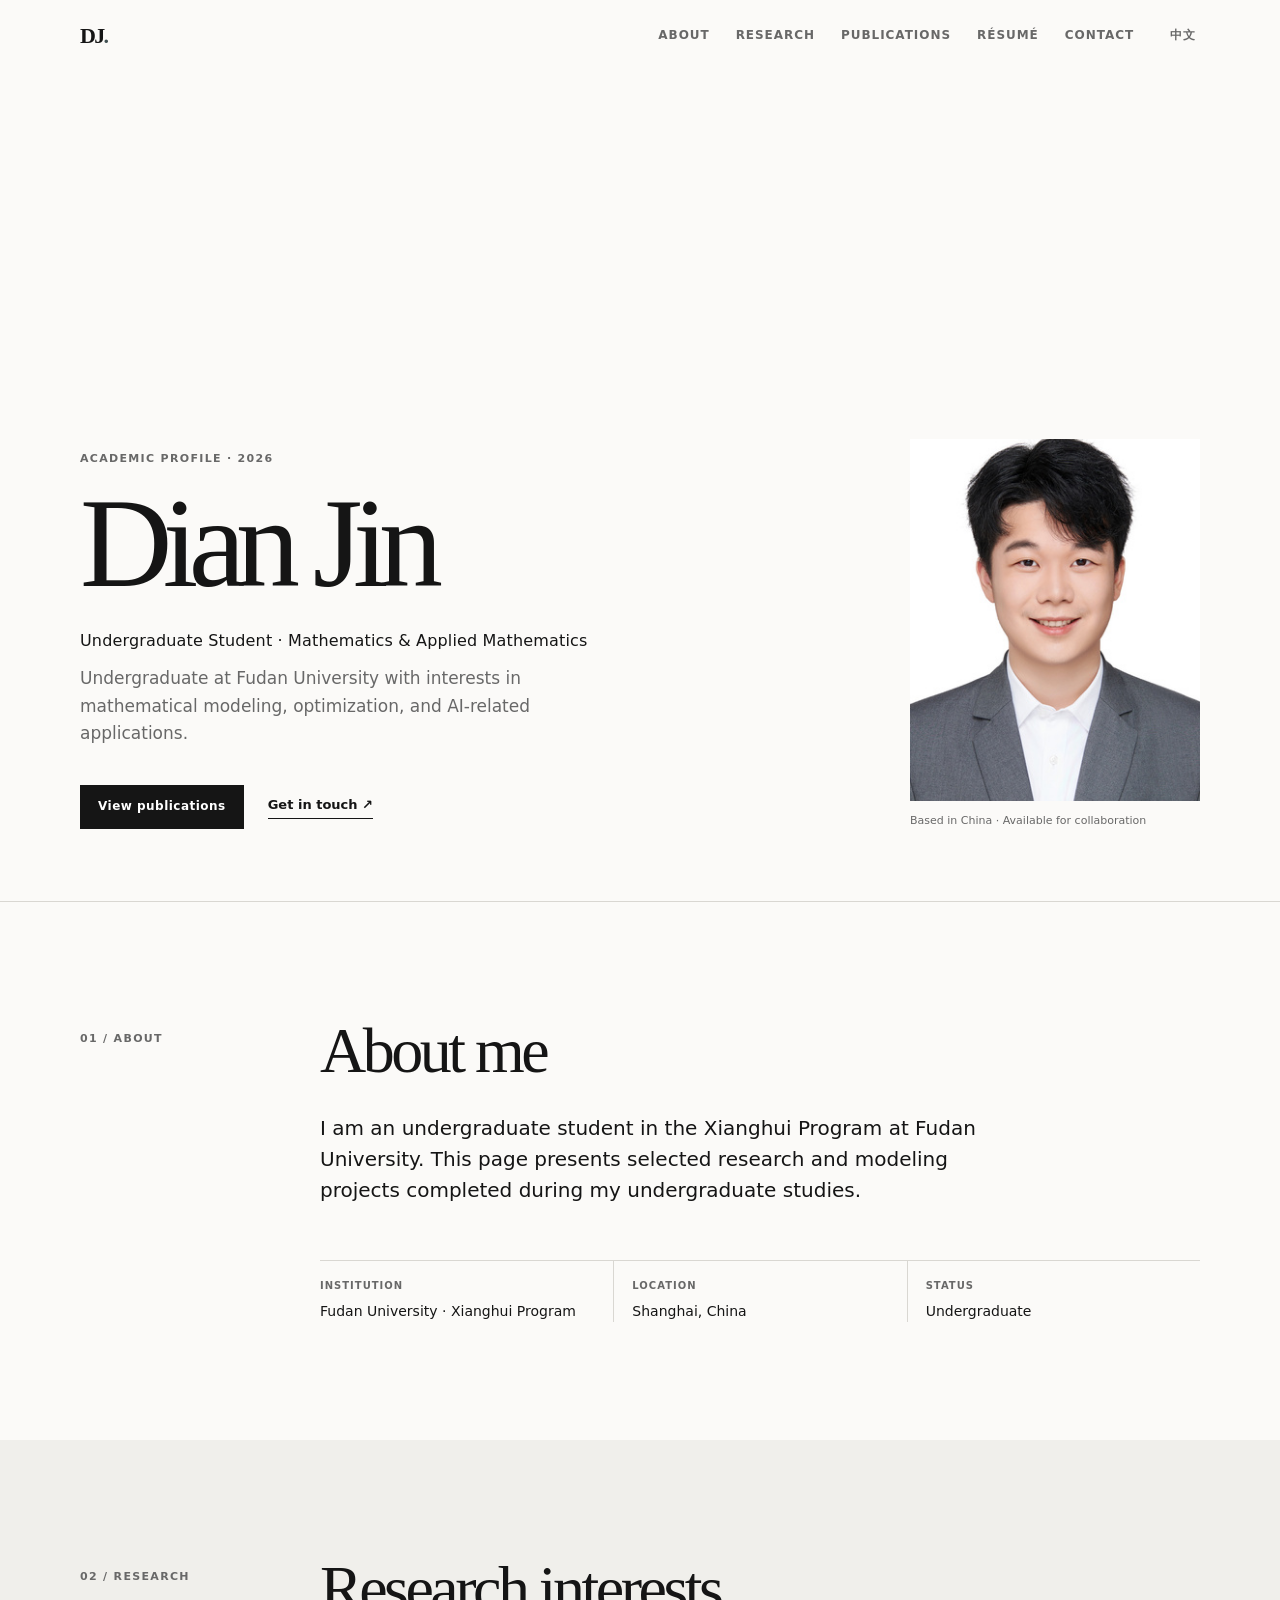
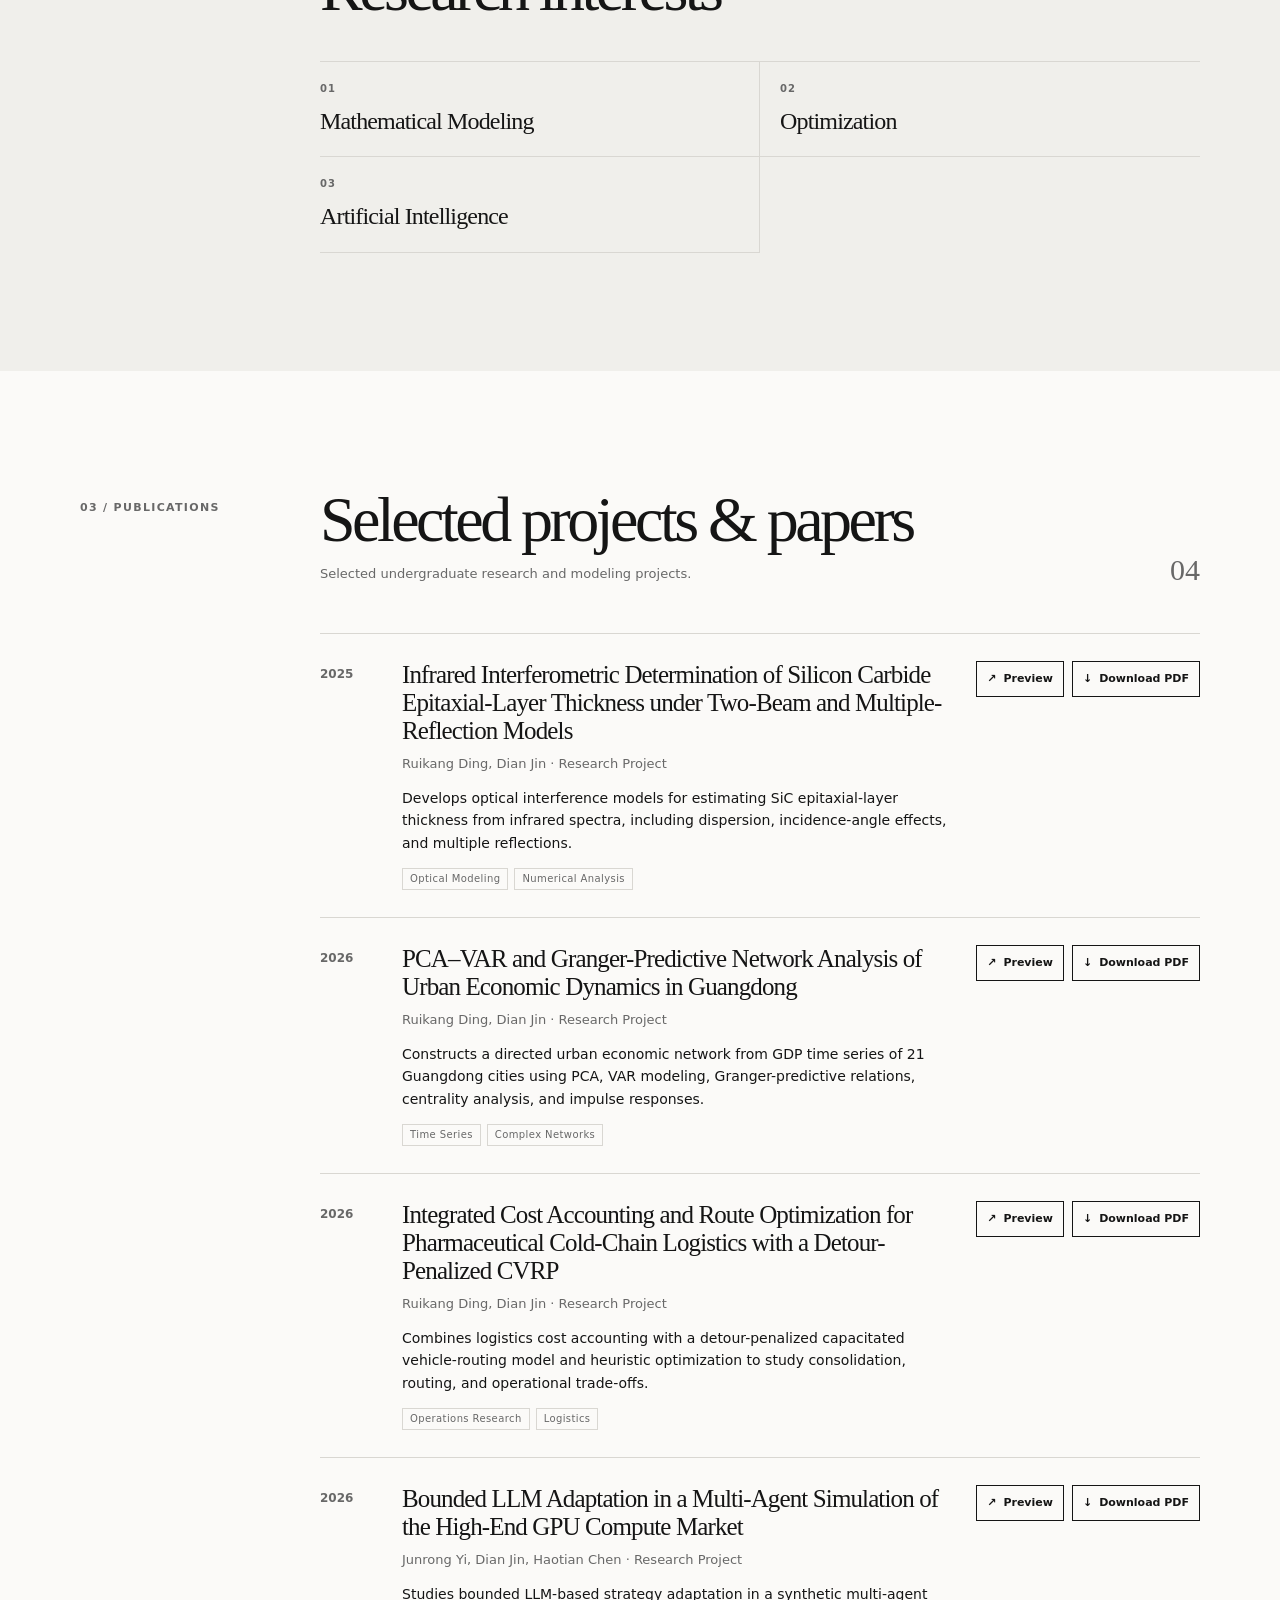
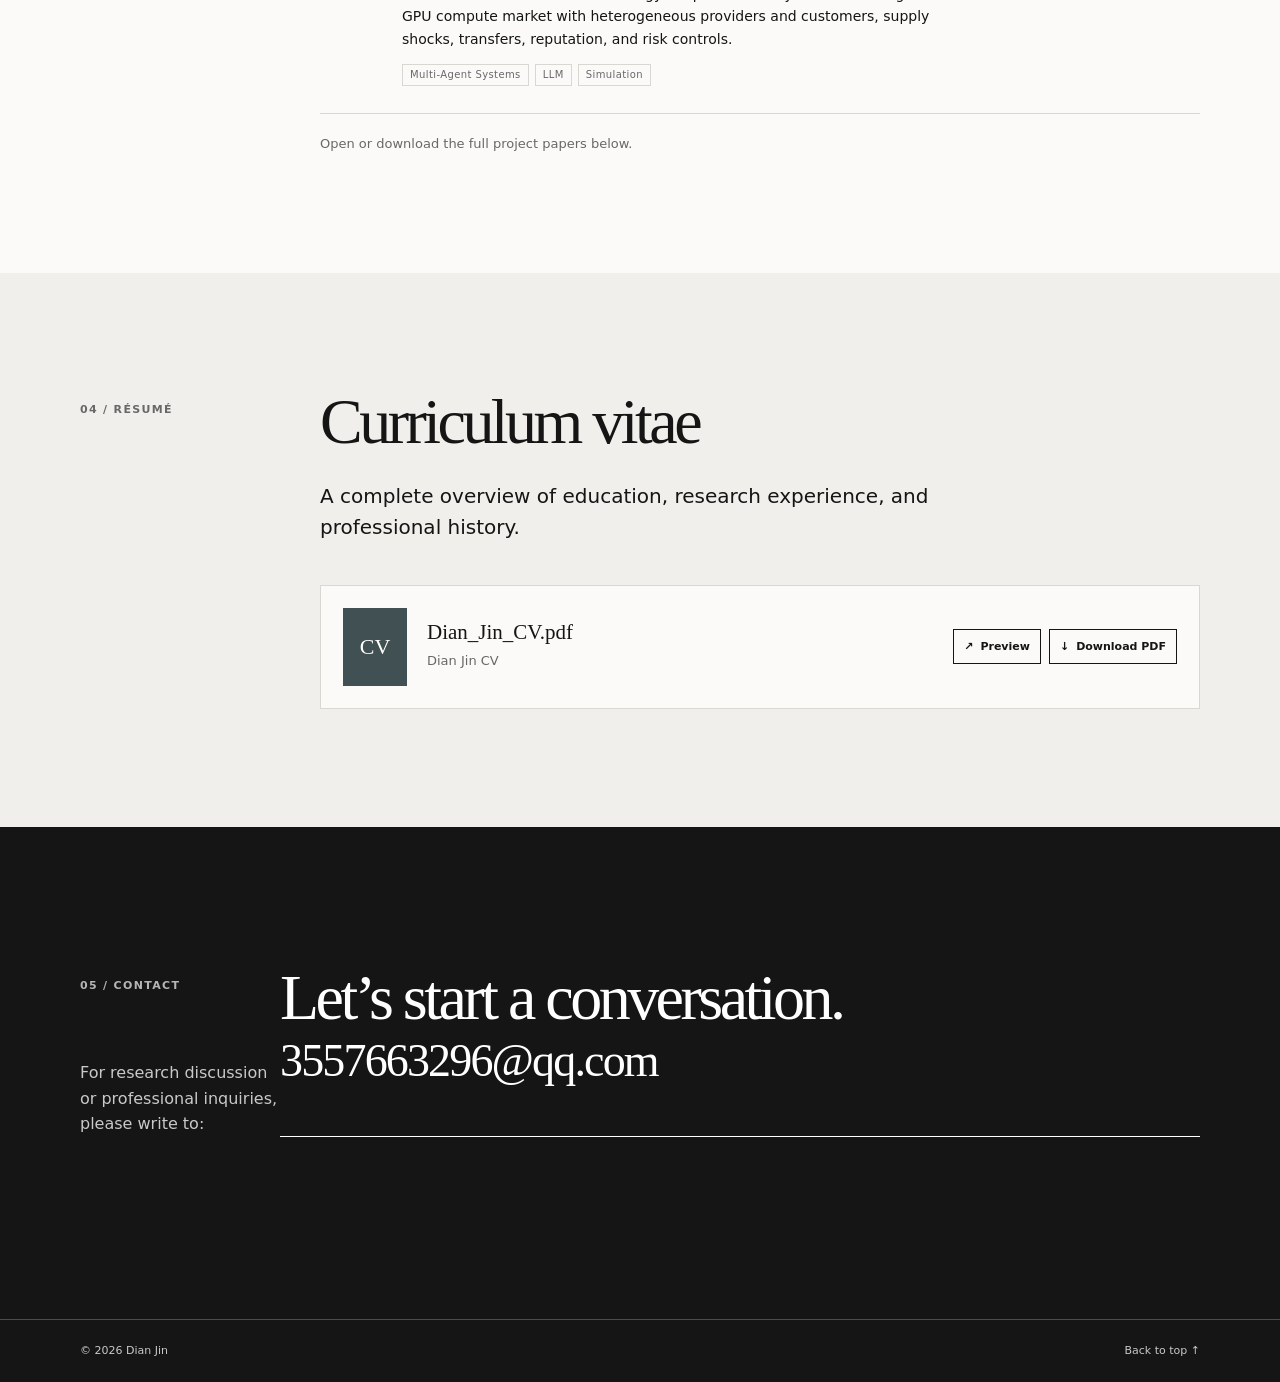
<file: index.html>
<!doctype html>
<html lang="en">
  <head>
    <meta charset="UTF-8" />
    <meta name="viewport" content="width=device-width, initial-scale=1.0" />
    <meta name="description" content="Dian Jin — Fudan University undergraduate personal academic website." />
    <title>Dian Jin | Personal Website</title>
    <link rel="stylesheet" href="styles.css" />
  </head>
  <body>
    <a class="skip-link" href="#main">Skip to content</a>
    <header class="site-header" id="top">
      <div class="container nav-wrap">
        <a class="wordmark" href="#top" aria-label="Back to top">DJ<span>.</span></a>
        <button class="menu-toggle" type="button" aria-expanded="false" aria-controls="site-nav">
          <span class="sr-only" data-i18n="menu">Menu</span><span aria-hidden="true">+</span>
        </button>
        <nav class="site-nav" id="site-nav" aria-label="Primary navigation">
          <a href="#about" data-i18n="navAbout">About</a>
          <a href="#research" data-i18n="navResearch">Research</a>
          <a href="#publications" data-i18n="navPublications">Publications</a>
          <a href="#resume" data-i18n="navResume">Résumé</a>
          <a href="#contact" data-i18n="navContact">Contact</a>
        </nav>
        <button class="language-toggle" type="button" aria-label="Switch language">EN</button>
      </div>
    </header>

    <main id="main">
      <section class="hero container" aria-labelledby="page-title">
        <div class="hero-copy reveal">
          <p class="eyebrow" data-i18n="heroKicker">Academic profile · 2026</p>
          <h1 id="page-title" data-person="name">Dian Jin</h1>
          <p class="hero-role" data-person="role">Undergraduate Student</p>
          <p class="hero-intro" data-person="intro">A concise space for research, writing, and professional work.</p>
          <div class="hero-actions">
            <a class="button button-dark" href="#publications" data-i18n="viewPublications">View publications</a>
            <a class="text-link" href="#contact" data-i18n="getInTouch">Get in touch <span aria-hidden="true">↗</span></a>
          </div>
        </div>
        <div class="portrait-wrap reveal delay-1" aria-label="Portrait of Dian Jin" role="img">
          <div class="portrait" id="portrait">
            <span data-person="initials">DR</span>
            <p data-i18n="portraitPending">Portrait forthcoming</p>
          </div>
          <p class="portrait-caption" data-i18n="portraitCaption">Based in China · Available for collaboration</p>
        </div>
      </section>

      <section class="section section-rule" id="about" aria-labelledby="about-title">
        <div class="container section-grid">
          <p class="section-label">01 / <span data-i18n="navAbout">About</span></p>
          <div class="section-content reveal">
            <h2 id="about-title" data-i18n="aboutTitle">A considered approach to research.</h2>
            <p class="lead" data-person="about">This site collects selected research and professional materials. It is designed to make the work easy to read, cite, and discuss.</p>
            <dl class="facts" id="facts"></dl>
          </div>
        </div>
      </section>

      <section class="section section-tint" id="research" aria-labelledby="research-title">
        <div class="container section-grid">
          <p class="section-label">02 / <span data-i18n="navResearch">Research</span></p>
          <div class="section-content reveal">
            <h2 id="research-title" data-i18n="researchTitle">Research interests</h2>
            <div class="interests" id="interests"></div>
          </div>
        </div>
      </section>

      <section class="section" id="publications" aria-labelledby="publications-title">
        <div class="container section-grid">
          <p class="section-label">03 / <span data-i18n="navPublications">Publications</span></p>
          <div class="section-content reveal">
            <div class="heading-row">
              <div>
                <h2 id="publications-title" data-i18n="publicationsTitle">Selected projects & papers</h2>
                <p class="section-note" data-i18n="publicationsNote">Selected undergraduate research and modeling projects.</p>
              </div>
              <span class="count" id="publication-count" aria-label="Number of publications"></span>
            </div>
            <div class="publication-list" id="publication-list"></div>
            <p class="document-hint" data-i18n="documentHint">PDF files will be available here once they are added to the repository.</p>
          </div>
        </div>
      </section>

      <section class="section section-tint" id="resume" aria-labelledby="resume-title">
        <div class="container section-grid">
          <p class="section-label">04 / <span data-i18n="navResume">Résumé</span></p>
          <div class="section-content reveal">
            <h2 id="resume-title" data-i18n="resumeTitle">Curriculum vitae</h2>
            <p class="lead resume-copy" data-i18n="resumeCopy">A complete overview of education, research experience, and professional history.</p>
            <div class="resume-card">
              <div class="resume-mark" aria-hidden="true">CV</div>
              <div>
                <p class="resume-file" id="resume-filename">Dian_Jin_CV.pdf</p>
                <p class="muted" data-i18n="resumeStatus">Dian Jin CV</p>
              </div>
              <div class="card-actions" id="resume-actions"></div>
            </div>
          </div>
        </div>
      </section>

      <section class="section contact-section" id="contact" aria-labelledby="contact-title">
        <div class="container contact-inner reveal">
          <p class="section-label">05 / <span data-i18n="navContact">Contact</span></p>
          <h2 id="contact-title" data-i18n="contactTitle">Let’s start a conversation.</h2>
          <p class="contact-copy" data-i18n="contactCopy">For research discussion or professional inquiries, please write to:</p>
          <a class="email-link" data-person="email" href="mailto:your.email@example.com">your.email@example.com</a>
          <div class="social-links" id="social-links" aria-label="Social links"></div>
        </div>
      </section>
    </main>

    <footer class="site-footer">
      <div class="container footer-inner">
        <span>© <span id="year"></span> <span data-person="name">Dian Jin</span></span>
        <a href="#top" data-i18n="backToTop">Back to top ↑</a>
      </div>
    </footer>
    <script src="assets/data.js"></script>
    <script src="script.js"></script>
  </body>
</html>
</file>
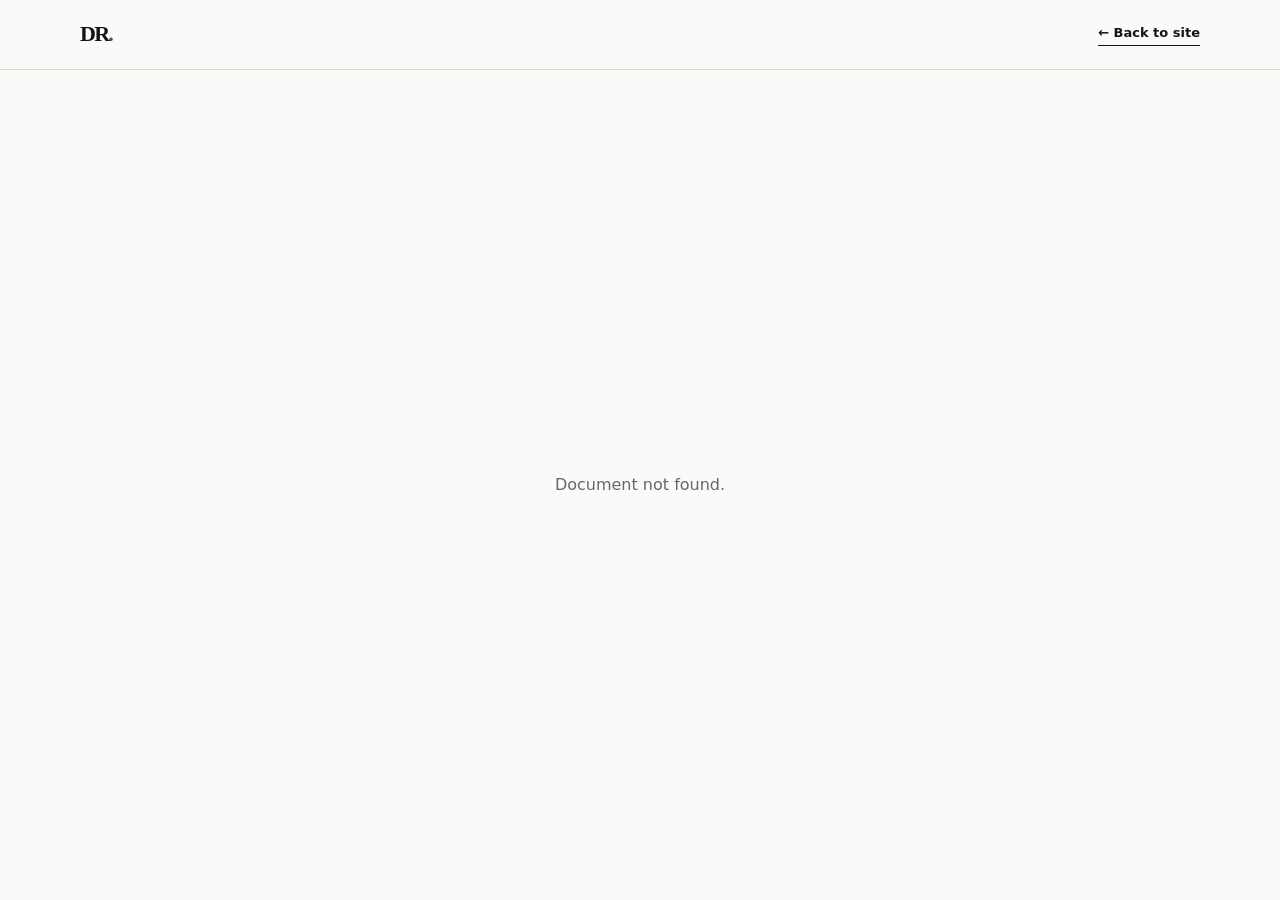
<file: document.html>
<!doctype html>
<html lang="zh-CN">
  <head>
    <meta charset="UTF-8" />
    <meta name="viewport" content="width=device-width, initial-scale=1.0" />
    <title>Document preview | Dian Jin</title>
    <link rel="stylesheet" href="styles.css" />
    <style>.viewer-header{height:70px;border-bottom:1px solid var(--line);display:flex;align-items:center}.viewer-header .container{display:flex;justify-content:space-between;align-items:center;gap:20px}.viewer-main{height:calc(100vh - 70px);padding:20px 0}.viewer-frame{width:100%;height:100%;border:1px solid var(--line);background:#eee}.viewer-empty{display:grid;place-items:center;height:100%;text-align:center;color:var(--muted)}.viewer-empty p{margin:0}.viewer-empty a{margin-top:16px;color:var(--ink);border-bottom:1px solid var(--ink)}@media(max-width:760px){.viewer-main{padding:0;height:calc(100vh - 70px)}.viewer-frame{border:0}}</style>
  </head>
  <body>
    <header class="viewer-header"><div class="container"><a class="wordmark" href="index.html">DR<span>.</span></a><a class="text-link" href="index.html#publications">← Back to site</a></div></header>
    <main class="viewer-main container" id="viewer"></main>
    <script>
      const file = new URLSearchParams(location.search).get('file');
      const safeFile = file && !file.includes('..') && /^assets\/(papers|resume)\/[A-Za-z0-9._/-]+\.pdf$/i.test(file);
      const viewer = document.getElementById('viewer');
      if (safeFile) { viewer.innerHTML = `<object class="viewer-frame" data="${encodeURI(file)}" type="application/pdf"><div class="viewer-empty"><div><p>Your browser cannot preview this PDF.</p><a href="${encodeURI(file)}" download>Download the document</a></div></div></object>`; }
      else { viewer.innerHTML = '<div class="viewer-empty"><p>Document not found.</p></div>'; }
    </script>
  </body>
</html>
</file>
<file: styles.css>
:root { --ink:#151515; --muted:#686868; --paper:#fbfaf8; --line:#d9d7d2; --tint:#f0efeb; --accent:#415052; --serif: Georgia, 'Times New Roman', serif; --sans: Inter, ui-sans-serif, system-ui, -apple-system, BlinkMacSystemFont, 'Segoe UI', sans-serif; }
* { box-sizing:border-box; }
html { scroll-behavior:smooth; }
body { margin:0; background:var(--paper); color:var(--ink); font-family:var(--sans); font-size:16px; line-height:1.6; }
a { color:inherit; text-decoration:none; }
button { font:inherit; }
.container { width:min(1120px, calc(100% - 48px)); margin-inline:auto; }
.skip-link { position:absolute; top:-50px; left:16px; background:var(--ink); color:#fff; padding:8px 12px; z-index:3; }.skip-link:focus { top:16px; }
.site-header { position:sticky; top:0; z-index:2; background:color-mix(in srgb, var(--paper) 92%, transparent); backdrop-filter:blur(12px); border-bottom:1px solid transparent; }.site-header:has(+ main) { transition:border-color .25s; }
.nav-wrap { height:72px; display:flex; align-items:center; gap:32px; }.wordmark { font:700 22px/1 var(--serif); letter-spacing:-.08em; margin-right:auto; }.wordmark span { color:var(--accent); }.site-nav { display:flex; gap:26px; }.site-nav a, .language-toggle { color:var(--muted); font-size:12px; font-weight:650; letter-spacing:.08em; text-transform:uppercase; }.site-nav a:hover, .site-nav a:focus-visible, .language-toggle:hover { color:var(--ink); }.language-toggle { cursor:pointer; border:0; background:transparent; padding:4px; }.menu-toggle { display:none; }
.hero { min-height:calc(100vh - 72px); padding:clamp(84px, 14vw, 168px) 0 72px; display:grid; grid-template-columns:1.35fr .65fr; align-items:end; gap:72px; }.eyebrow,.section-label { margin:0 0 20px; color:var(--muted); font-size:11px; font-weight:700; letter-spacing:.12em; text-transform:uppercase; }.hero h1 { max-width:730px; margin:0; font:400 clamp(62px, 10vw, 132px)/.88 var(--serif); letter-spacing:-.075em; }.hero-role { margin:28px 0 0; font-size:16px; letter-spacing:.01em; }.hero-intro { max-width:460px; margin:12px 0 0; color:var(--muted); font-size:17px; }.hero-actions { display:flex; align-items:center; gap:24px; margin-top:38px; }.button { display:inline-flex; align-items:center; justify-content:center; min-height:44px; padding:0 18px; font-size:12px; font-weight:700; letter-spacing:.04em; }.button-dark { background:var(--ink); color:white; }.button-dark:hover { background:var(--accent); }.text-link { border-bottom:1px solid var(--ink); padding-bottom:2px; font-size:13px; font-weight:650; }.text-link:hover { color:var(--accent); border-color:var(--accent); }
.portrait-wrap { justify-self:end; width:min(100%, 290px); }.portrait { position:relative; aspect-ratio:4/5; display:flex; flex-direction:column; align-items:center; justify-content:center; background:#d8dad6; overflow:hidden; color:var(--accent); }.portrait::before,.portrait::after { content:''; position:absolute; border:1px solid rgba(65,80,82,.15); border-radius:50%; }.portrait::before { width:68%; aspect-ratio:1; }.portrait::after { width:110%; aspect-ratio:1; }.portrait span { position:relative; z-index:1; font:400 68px/1 var(--serif); letter-spacing:-.1em; }.portrait p { position:absolute; bottom:10px; z-index:1; margin:0; font-size:9px; font-weight:700; letter-spacing:.1em; text-transform:uppercase; }.portrait.has-image { background-size:cover; background-position:center; }.portrait.has-image::before,.portrait.has-image::after,.portrait.has-image span,.portrait.has-image p { display:none; }.portrait-caption { margin:12px 0 0; color:var(--muted); font-size:11px; line-height:1.45; }
.section { padding:118px 0; }.section-rule { border-top:1px solid var(--line); }.section-tint { background:var(--tint); }.section-grid { display:grid; grid-template-columns:200px minmax(0, 1fr); gap:40px; }.section-label { padding-top:10px; }.section-content h2,.contact-inner h2 { max-width:760px; margin:0; font:400 clamp(38px, 5vw, 64px)/.98 var(--serif); letter-spacing:-.055em; }.lead { max-width:680px; margin:30px 0 0; font-size:20px; line-height:1.55; }.facts { display:grid; grid-template-columns:repeat(3, minmax(0,1fr)); margin:54px 0 0; border-top:1px solid var(--line); }.facts div { padding:17px 18px 0 0; }.facts div+div { border-left:1px solid var(--line); padding-left:18px; }.facts dt { color:var(--muted); font-size:10px; font-weight:700; letter-spacing:.1em; text-transform:uppercase; }.facts dd { margin:6px 0 0; font-size:14px; }
.interests { display:grid; grid-template-columns:repeat(2,minmax(0,1fr)); margin-top:40px; border-top:1px solid var(--line); }.interest { padding:22px 20px 22px 0; border-bottom:1px solid var(--line); font:400 24px/1.1 var(--serif); letter-spacing:-.035em; }.interest:nth-child(odd) { border-right:1px solid var(--line); padding-right:20px; }.interest:nth-child(even) { padding-left:20px; }.interest-number { display:block; margin-bottom:14px; color:var(--muted); font:700 10px/1 var(--sans); letter-spacing:.1em; }
.heading-row { display:flex; align-items:flex-end; justify-content:space-between; gap:20px; }.section-note,.document-hint,.muted { color:var(--muted); font-size:13px; }.section-note { margin:13px 0 0; }.count { color:var(--muted); font:400 30px/1 var(--serif); }.publication-list { margin-top:48px; border-top:1px solid var(--line); }.publication { display:grid; grid-template-columns:62px minmax(0, 1fr) auto; gap:20px; padding:27px 0; border-bottom:1px solid var(--line); }.publication-year { color:var(--muted); font-size:12px; font-weight:700; padding-top:4px; }.publication h3 { margin:0; font:400 25px/1.12 var(--serif); letter-spacing:-.035em; }.publication-meta { margin:9px 0 0; color:var(--muted); font-size:13px; }.publication-abstract { max-width:650px; margin:12px 0 0; font-size:14px; }.tag-list { display:flex; flex-wrap:wrap; gap:6px; margin-top:14px; }.tag { border:1px solid var(--line); padding:2px 7px; color:var(--muted); font-size:10px; letter-spacing:.04em; }.paper-actions,.card-actions { display:flex; gap:8px; align-items:flex-start; }.icon-button { display:inline-flex; align-items:center; gap:7px; border:1px solid var(--ink); padding:8px 10px; background:transparent; font-size:11px; font-weight:700; white-space:nowrap; }.icon-button:hover { background:var(--ink); color:#fff; }.icon-button[aria-disabled='true'] { border-color:var(--line); color:#9c9c9c; cursor:not-allowed; pointer-events:none; }.document-hint { margin:20px 0 0; }
.resume-copy { margin-top:27px; }.resume-card { display:grid; grid-template-columns:64px 1fr auto; align-items:center; gap:20px; margin-top:42px; padding:22px; border:1px solid var(--line); background:var(--paper); }.resume-mark { display:grid; place-items:center; width:64px; height:78px; background:var(--accent); color:#fff; font:400 22px/1 var(--serif); }.resume-file { margin:0; font:400 21px/1.1 var(--serif); }.resume-card .muted { margin:7px 0 0; }
.contact-section { padding-block:140px; background:var(--ink); color:#fff; }.contact-inner { display:grid; grid-template-columns:200px minmax(0,1fr); }.contact-section .section-label { color:#b5b5b5; }.contact-copy { margin:31px 0 0; color:#c9c9c9; }.email-link { display:inline-block; margin-top:4px; border-bottom:1px solid #fff; font:400 clamp(24px,4vw,46px)/1.2 var(--serif); letter-spacing:-.04em; }.social-links { display:flex; flex-wrap:wrap; gap:10px 20px; margin-top:42px; }.social-links a { color:#d5d5d5; border-bottom:1px solid #777; padding-bottom:2px; font-size:12px; font-weight:700; letter-spacing:.06em; text-transform:uppercase; }.social-links a:hover { color:#fff; border-color:#fff; }.site-footer { padding:22px 0; background:var(--ink); border-top:1px solid #4c4c4c; color:#c9c9c9; font-size:11px; }.footer-inner { display:flex; justify-content:space-between; gap:20px; }.site-footer a:hover { color:#fff; }
.reveal { opacity:0; transform:translateY(18px); transition:opacity .6s ease, transform .6s ease; }.reveal.is-visible { opacity:1; transform:none; }.delay-1 { transition-delay:.12s; }.sr-only { position:absolute; width:1px; height:1px; overflow:hidden; clip:rect(0,0,0,0); white-space:nowrap; }
@media (max-width:760px) { .container { width:min(100% - 36px, 1120px); }.nav-wrap { height:62px; gap:15px; }.menu-toggle { display:block; order:2; border:0; background:transparent; color:var(--ink); font-size:27px; line-height:1; cursor:pointer; }.menu-toggle[aria-expanded='true'] span[aria-hidden] { display:block; transform:rotate(45deg); }.language-toggle { order:3; }.site-nav { display:none; position:absolute; top:62px; left:0; right:0; padding:18px; border-bottom:1px solid var(--line); background:var(--paper); }.site-nav.is-open { display:grid; gap:15px; }.site-nav a { font-size:12px; }.hero { min-height:auto; padding:85px 0 70px; grid-template-columns:1fr; gap:55px; }.hero h1 { font-size:clamp(58px,17vw,88px); }.hero-intro { font-size:16px; }.portrait-wrap { justify-self:start; width:180px; }.section { padding:78px 0; }.section-grid,.contact-inner { grid-template-columns:1fr; gap:18px; }.section-label { padding:0; margin:0; }.section-content h2,.contact-inner h2 { font-size:43px; }.lead { margin-top:23px; font-size:18px; }.facts { grid-template-columns:1fr; margin-top:38px; }.facts div+div { border-left:0; border-top:1px solid var(--line); padding-left:0; padding-top:17px; }.interests { grid-template-columns:1fr; margin-top:30px; }.interest,.interest:nth-child(odd),.interest:nth-child(even) { padding:18px 0; border-right:0; }.publication { grid-template-columns:1fr; gap:10px; }.publication-year { padding:0; }.publication h3 { font-size:23px; }.paper-actions { margin-top:5px; flex-wrap:wrap; }.heading-row { align-items:start; }.resume-card { grid-template-columns:50px 1fr; gap:15px; padding:16px; }.resume-mark { width:50px; height:62px; }.resume-file { font-size:17px; }.resume-card .card-actions { grid-column:1/-1; }.contact-section { padding-block:92px; }.footer-inner { align-items:flex-start; flex-direction:column; gap:6px; } }
@media (prefers-reduced-motion: reduce) { html { scroll-behavior:auto; }.reveal { opacity:1; transform:none; transition:none; } }
</file>
